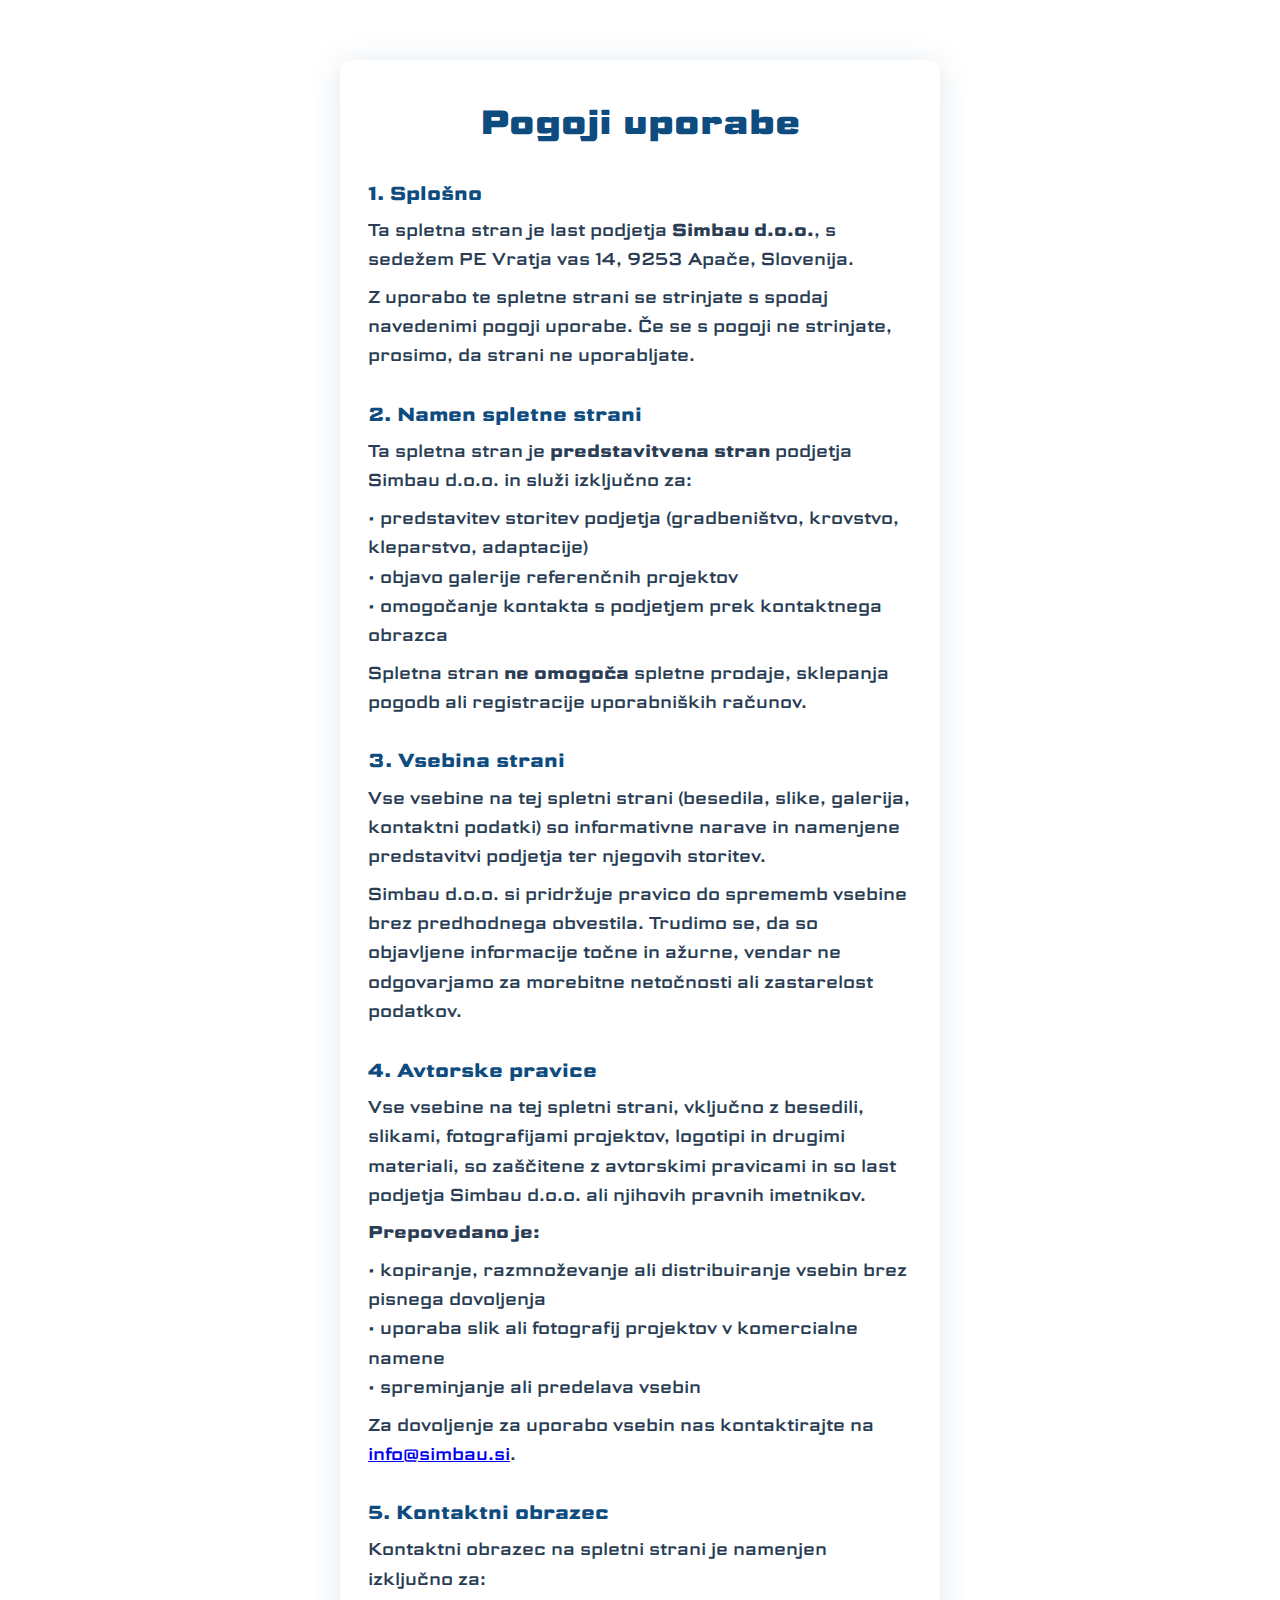
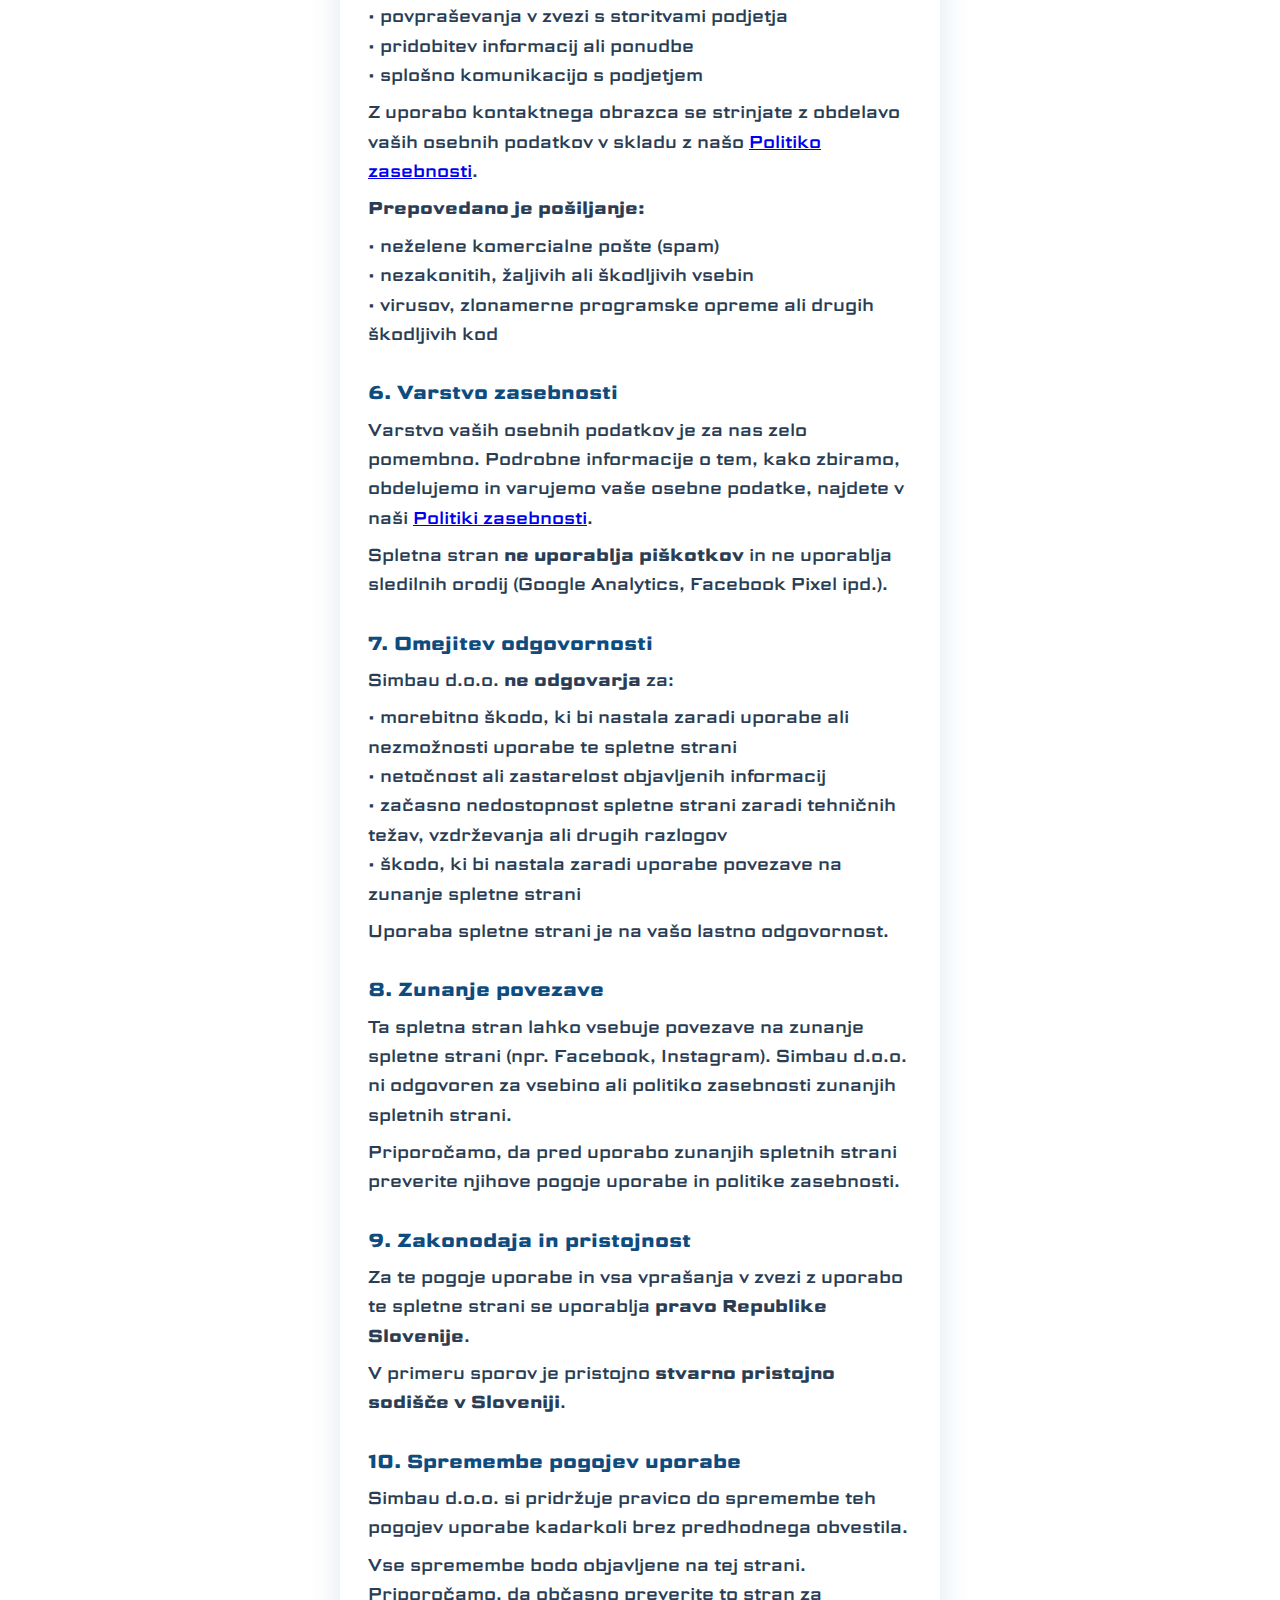
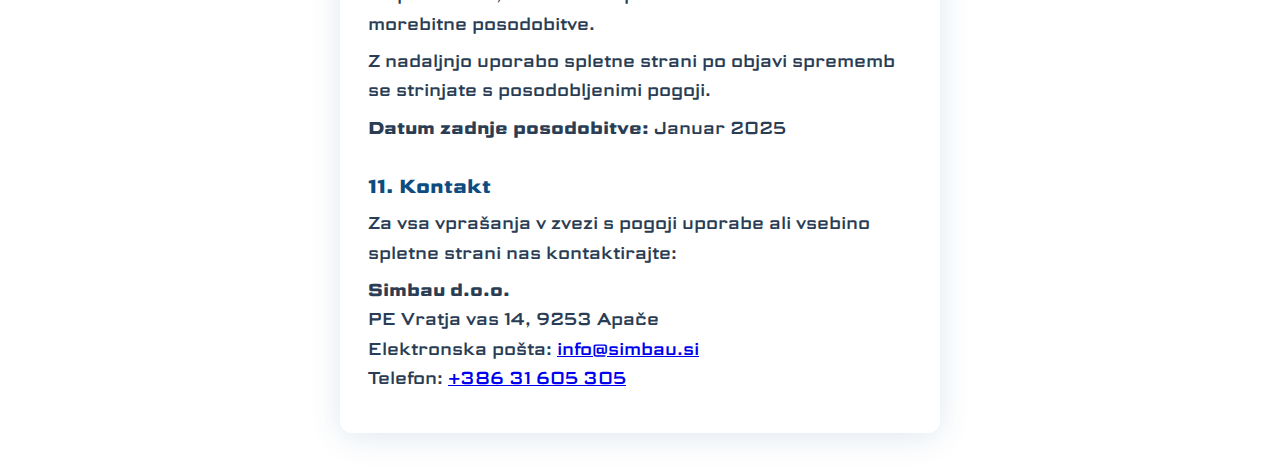
<file: pogoji-uporabe.html>
<!DOCTYPE html>
<html lang="sl">
<head>
    <meta charset="UTF-8">
    <meta name="viewport" content="width=device-width, initial-scale=1.0">
    <title>Pogoji uporabe | SIMBAU</title>
    <link rel="stylesheet" href="common.css">
    <link rel="stylesheet" href="index.css">
    <script src="mobile-menu.js"></script>
</head>
<body>
    <div id="menu-placeholder"></div>
    <style>
    .nav-bar, .nav-bar * {
        font-family: 'Science Gothic', Georgia, serif !important;
        font-weight: 600;
        letter-spacing: 0.5px;
    }
    </style>
    <main class="legal-main">
        <h1>Pogoji uporabe</h1>
        
        <section>
            <h2>1. Splošno</h2>
            <p>Ta spletna stran je last podjetja <strong>Simbau d.o.o.</strong>, s sedežem PE Vratja vas 14, 9253 Apače, Slovenija.</p>
            <p>Z uporabo te spletne strani se strinjate s spodaj navedenimi pogoji uporabe. Če se s pogoji ne strinjate, prosimo, da strani ne uporabljate.</p>
        </section>

        <section>
            <h2>2. Namen spletne strani</h2>
            <p>Ta spletna stran je <strong>predstavitvena stran</strong> podjetja Simbau d.o.o. in služi izključno za:</p>
            <p>• predstavitev storitev podjetja (gradbeništvo, krovstvo, kleparstvo, adaptacije)<br>
            • objavo galerije referenčnih projektov<br>
            • omogočanje kontakta s podjetjem prek kontaktnega obrazca</p>
            <p>Spletna stran <strong>ne omogoča</strong> spletne prodaje, sklepanja pogodb ali registracije uporabniških računov.</p>
        </section>

        <section>
            <h2>3. Vsebina strani</h2>
            <p>Vse vsebine na tej spletni strani (besedila, slike, galerija, kontaktni podatki) so informativne narave in namenjene predstavitvi podjetja ter njegovih storitev.</p>
            <p>Simbau d.o.o. si pridržuje pravico do sprememb vsebine brez predhodnega obvestila. Trudimo se, da so objavljene informacije točne in ažurne, vendar ne odgovarjamo za morebitne netočnosti ali zastarelost podatkov.</p>
        </section>

        <section>
            <h2>4. Avtorske pravice</h2>
            <p>Vse vsebine na tej spletni strani, vključno z besedili, slikami, fotografijami projektov, logotipi in drugimi materiali, so zaščitene z avtorskimi pravicami in so last podjetja Simbau d.o.o. ali njihovih pravnih imetnikov.</p>
            <p><strong>Prepovedano je:</strong></p>
            <p>• kopiranje, razmnoževanje ali distribuiranje vsebin brez pisnega dovoljenja<br>
            • uporaba slik ali fotografij projektov v komercialne namene<br>
            • spreminjanje ali predelava vsebin</p>
            <p>Za dovoljenje za uporabo vsebin nas kontaktirajte na <a href="mailto:info@simbau.si">info@simbau.si</a>.</p>
        </section>

        <section>
            <h2>5. Kontaktni obrazec</h2>
            <p>Kontaktni obrazec na spletni strani je namenjen izključno za:</p>
            <p>• povpraševanja v zvezi s storitvami podjetja<br>
            • pridobitev informacij ali ponudbe<br>
            • splošno komunikacijo s podjetjem</p>
            <p>Z uporabo kontaktnega obrazca se strinjate z obdelavo vaših osebnih podatkov v skladu z našo <a href="politika-zasebnosti.html">Politiko zasebnosti</a>.</p>
            <p><strong>Prepovedano je pošiljanje:</strong></p>
            <p>• neželene komercialne pošte (spam)<br>
            • nezakonitih, žaljivih ali škodljivih vsebin<br>
            • virusov, zlonamerne programske opreme ali drugih škodljivih kod</p>
        </section>

        <section>
            <h2>6. Varstvo zasebnosti</h2>
            <p>Varstvo vaših osebnih podatkov je za nas zelo pomembno. Podrobne informacije o tem, kako zbiramo, obdelujemo in varujemo vaše osebne podatke, najdete v naši <a href="politika-zasebnosti.html">Politiki zasebnosti</a>.</p>
            <p>Spletna stran <strong>ne uporablja piškotkov</strong> in ne uporablja sledilnih orodij (Google Analytics, Facebook Pixel ipd.).</p>
        </section>

        <section>
            <h2>7. Omejitev odgovornosti</h2>
            <p>Simbau d.o.o. <strong>ne odgovarja</strong> za:</p>
            <p>• morebitno škodo, ki bi nastala zaradi uporabe ali nezmožnosti uporabe te spletne strani<br>
            • netočnost ali zastarelost objavljenih informacij<br>
            • začasno nedostopnost spletne strani zaradi tehničnih težav, vzdrževanja ali drugih razlogov<br>
            • škodo, ki bi nastala zaradi uporabe povezave na zunanje spletne strani</p>
            <p>Uporaba spletne strani je na vašo lastno odgovornost.</p>
        </section>

        <section>
            <h2>8. Zunanje povezave</h2>
            <p>Ta spletna stran lahko vsebuje povezave na zunanje spletne strani (npr. Facebook, Instagram). Simbau d.o.o. ni odgovoren za vsebino ali politiko zasebnosti zunanjih spletnih strani.</p>
            <p>Priporočamo, da pred uporabo zunanjih spletnih strani preverite njihove pogoje uporabe in politike zasebnosti.</p>
        </section>

        <section>
            <h2>9. Zakonodaja in pristojnost</h2>
            <p>Za te pogoje uporabe in vsa vprašanja v zvezi z uporabo te spletne strani se uporablja <strong>pravo Republike Slovenije</strong>.</p>
            <p>V primeru sporov je pristojno <strong>stvarno pristojno sodišče v Sloveniji</strong>.</p>
        </section>

        <section>
            <h2>10. Spremembe pogojev uporabe</h2>
            <p>Simbau d.o.o. si pridržuje pravico do spremembe teh pogojev uporabe kadarkoli brez predhodnega obvestila.</p>
            <p>Vse spremembe bodo objavljene na tej strani. Priporočamo, da občasno preverite to stran za morebitne posodobitve.</p>
            <p>Z nadaljnjo uporabo spletne strani po objavi sprememb se strinjate s posodobljenimi pogoji.</p>
            <p><strong>Datum zadnje posodobitve:</strong> Januar 2025</p>
        </section>

        <section>
            <h2>11. Kontakt</h2>
            <p>Za vsa vprašanja v zvezi s pogoji uporabe ali vsebino spletne strani nas kontaktirajte:</p>
            <p><strong>Simbau d.o.o.</strong><br>
            PE Vratja vas 14, 9253 Apače<br>
            Elektronska pošta: <a href="mailto:info@simbau.si">info@simbau.si</a><br>
            Telefon: <a href="tel:+38631605305">+386 31 605 305</a></p>
        </section>
    </main>
    <script src="script.js"></script>
</body>
</html>
</file>
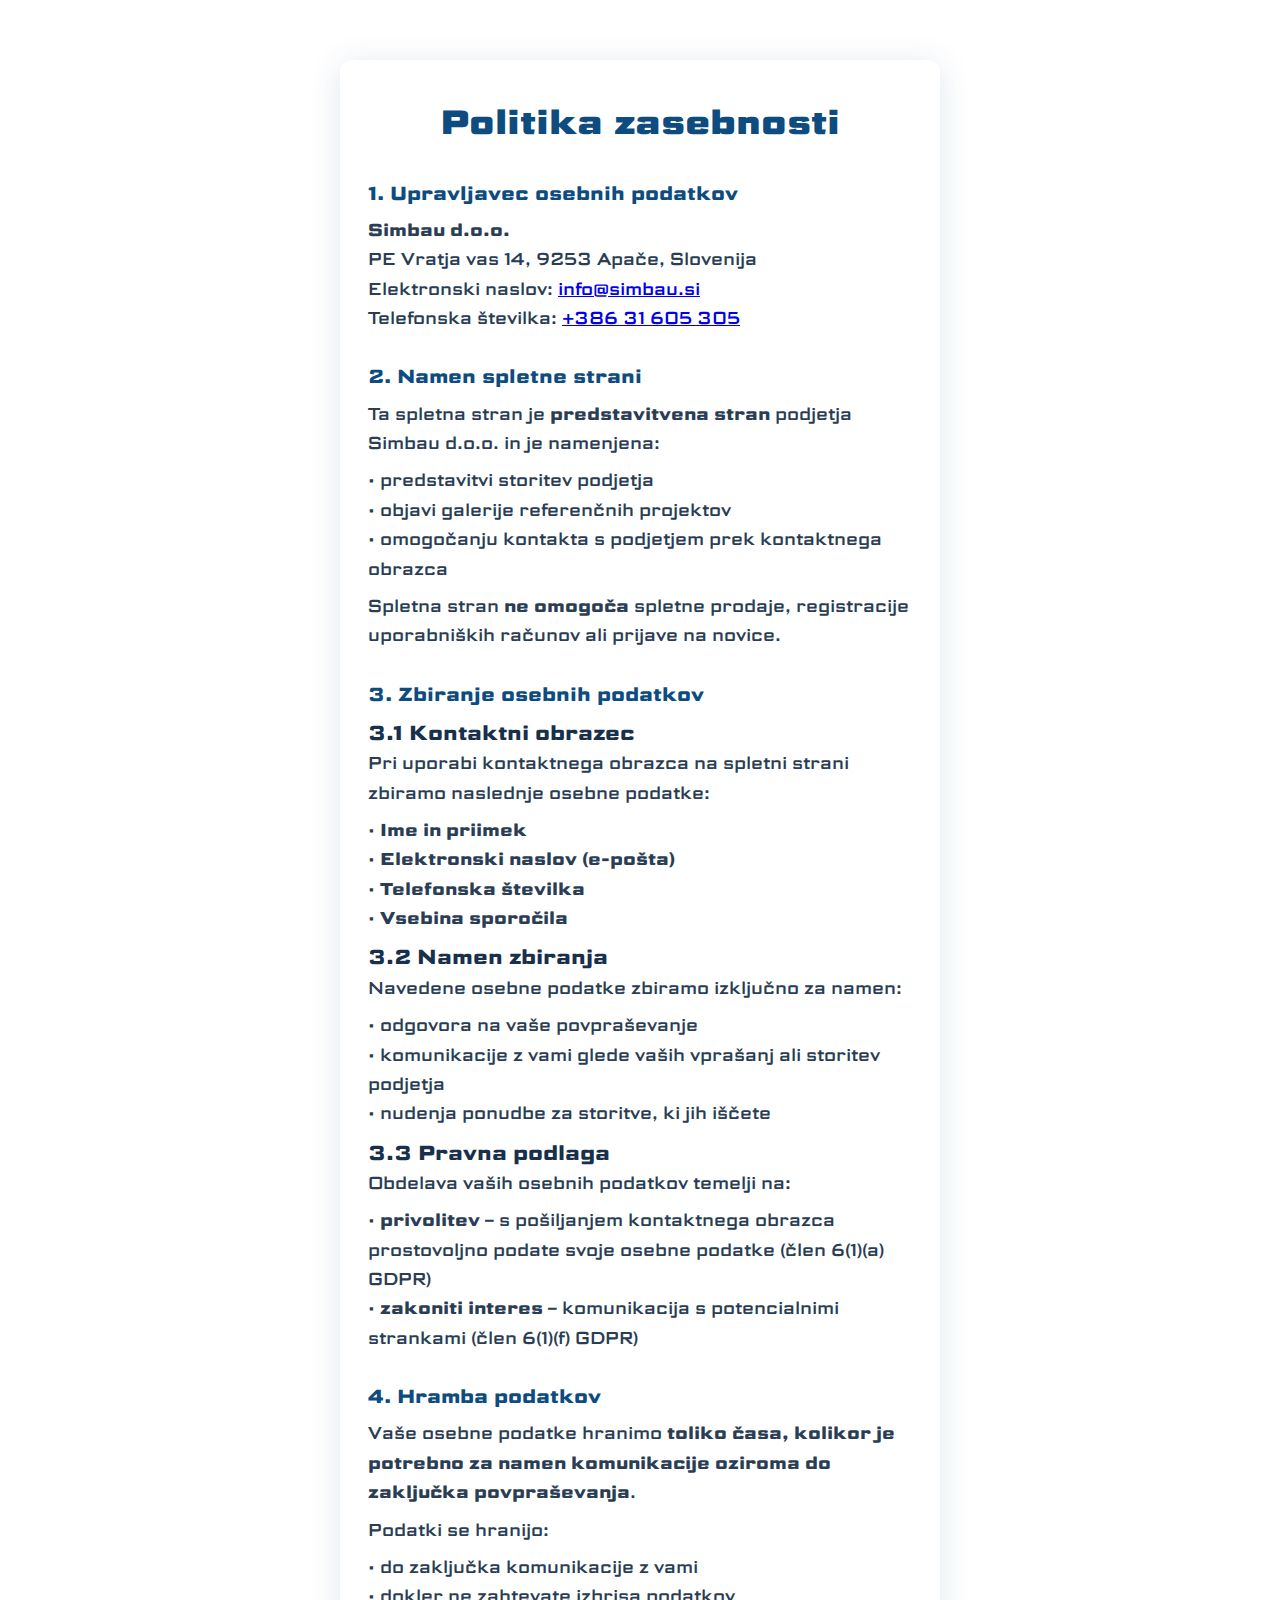
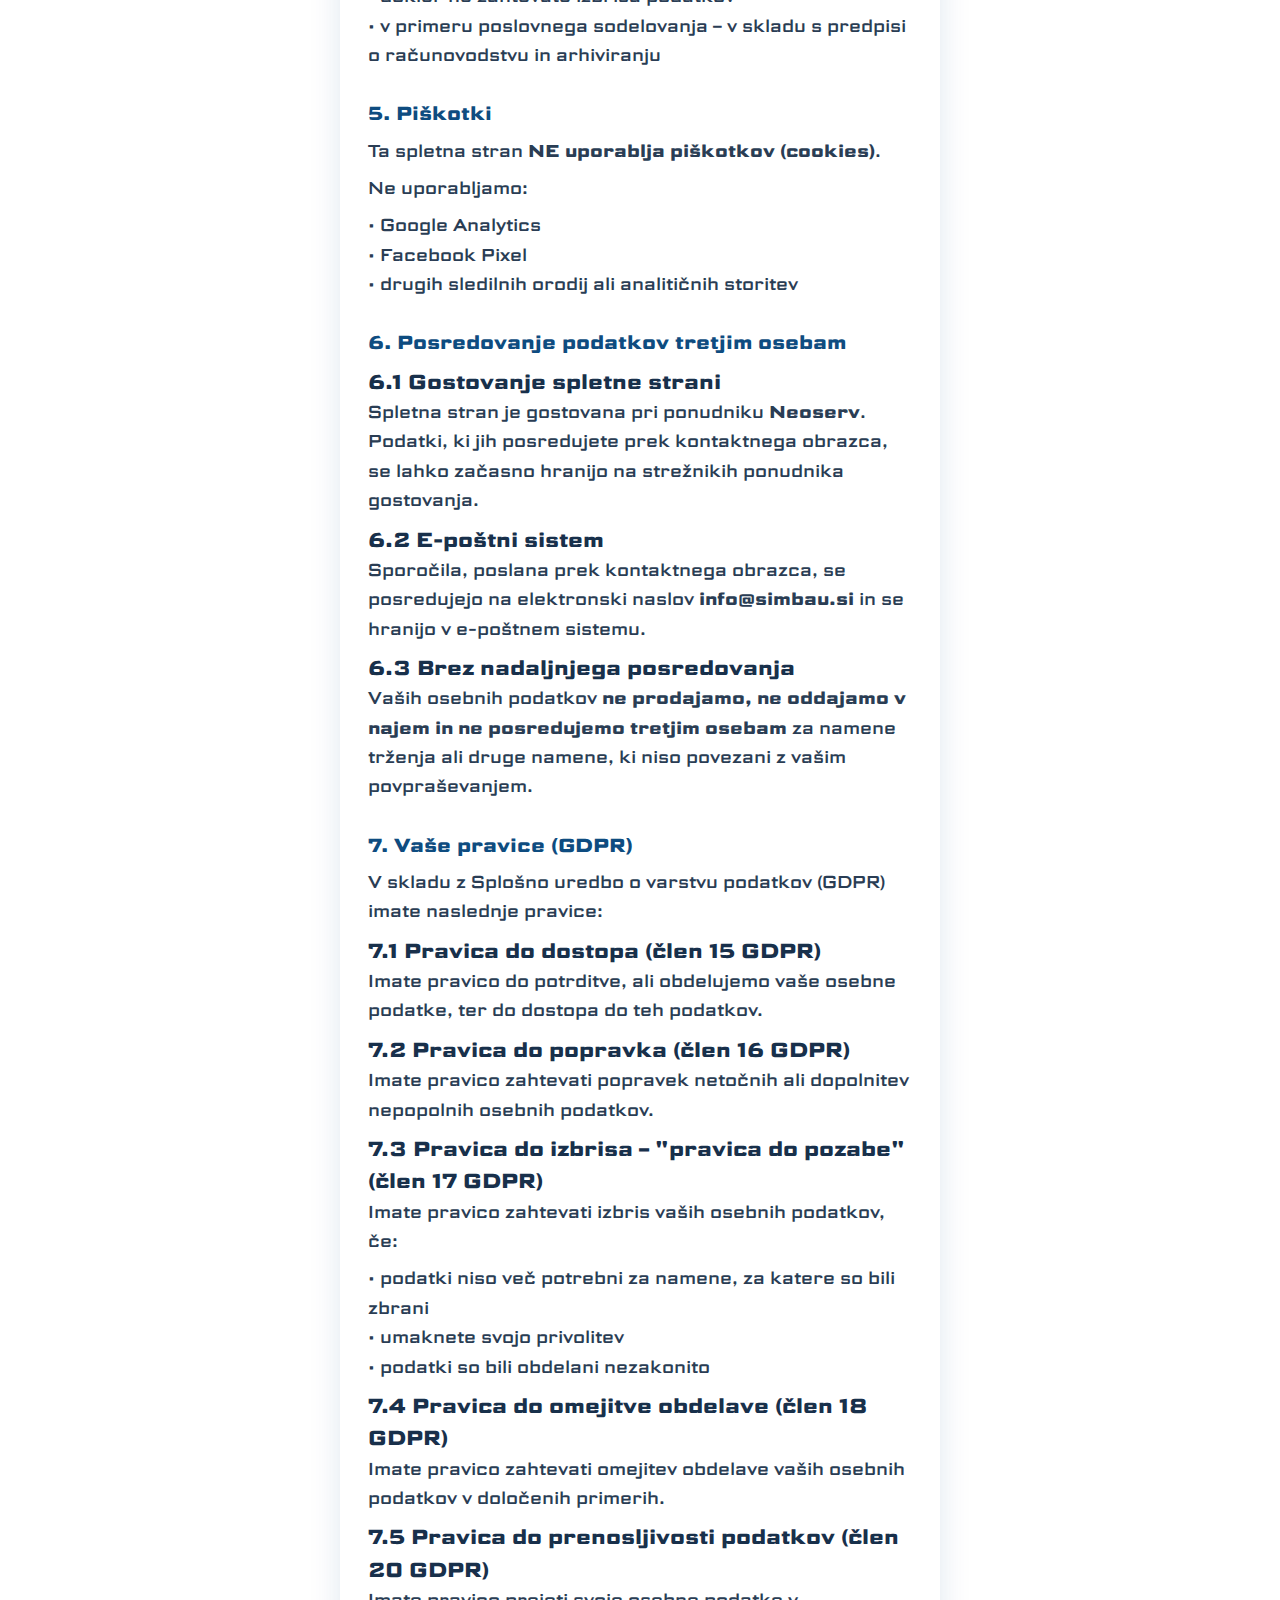
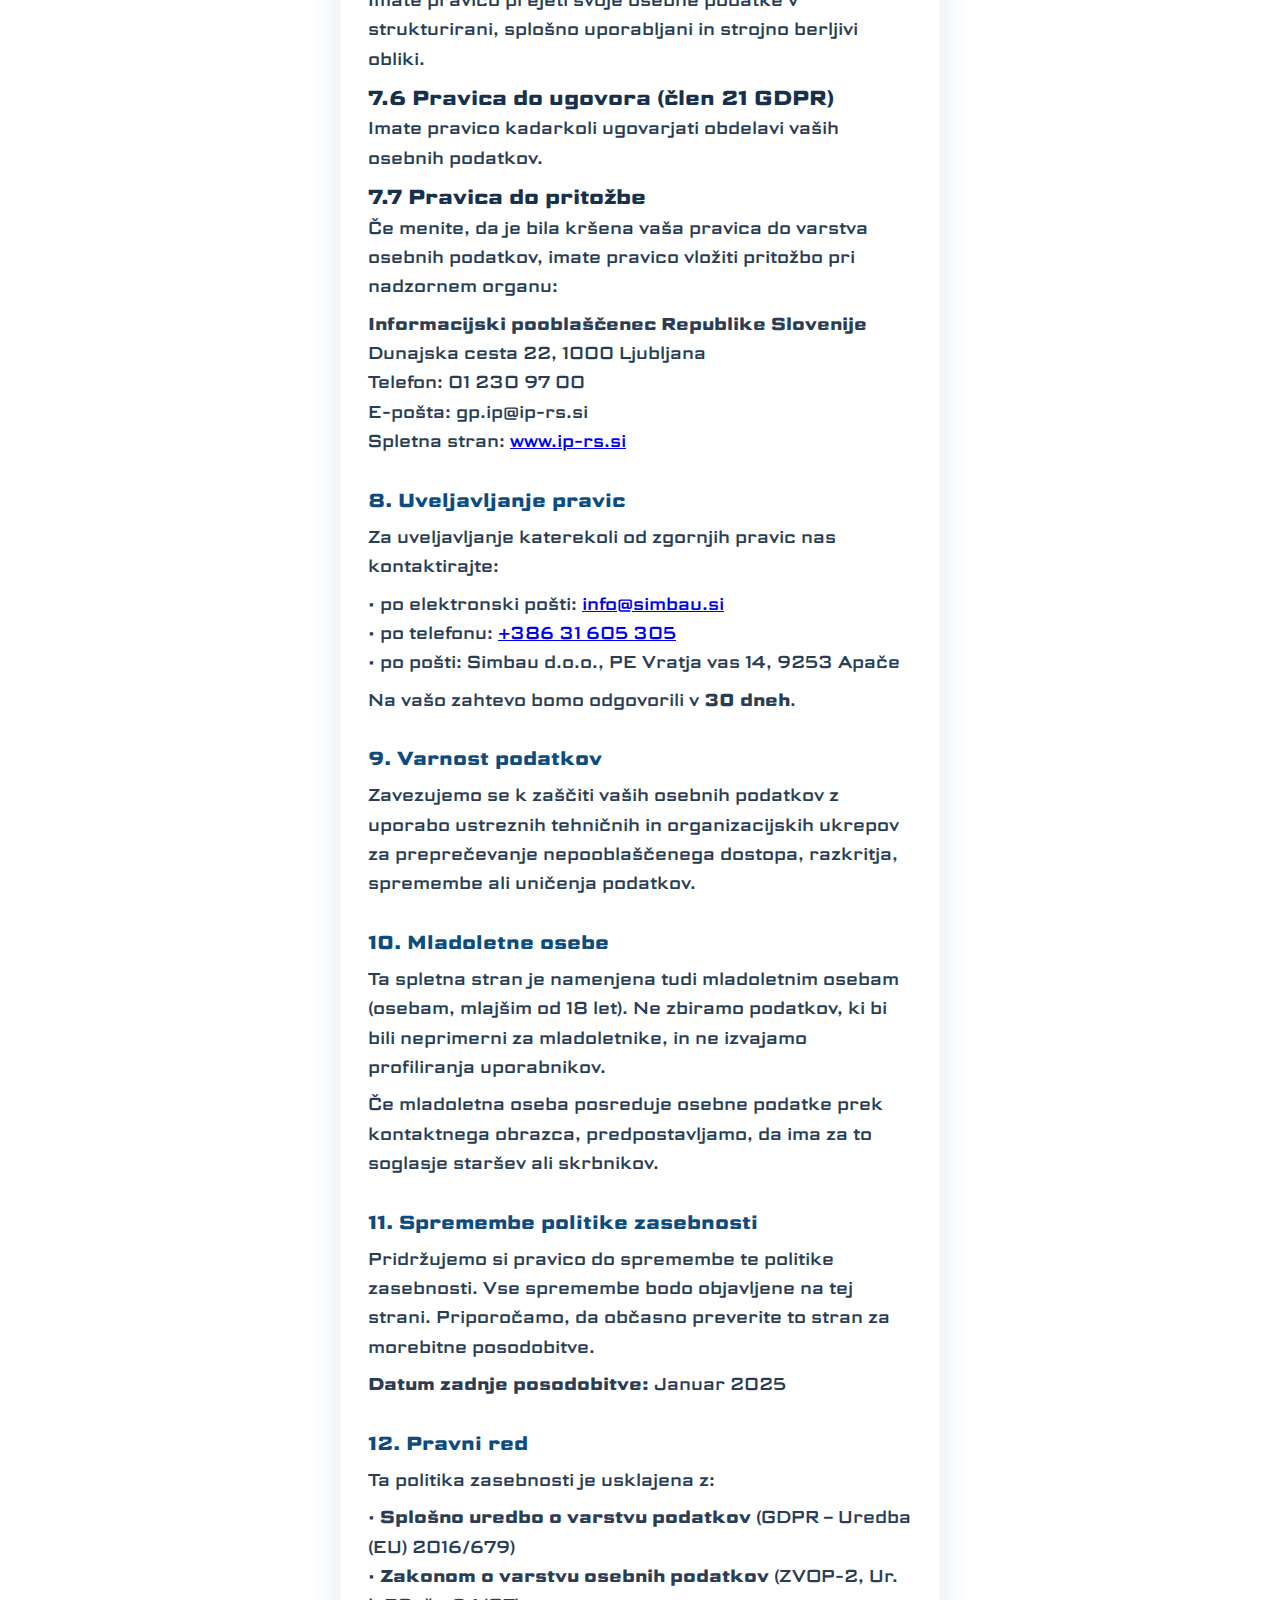
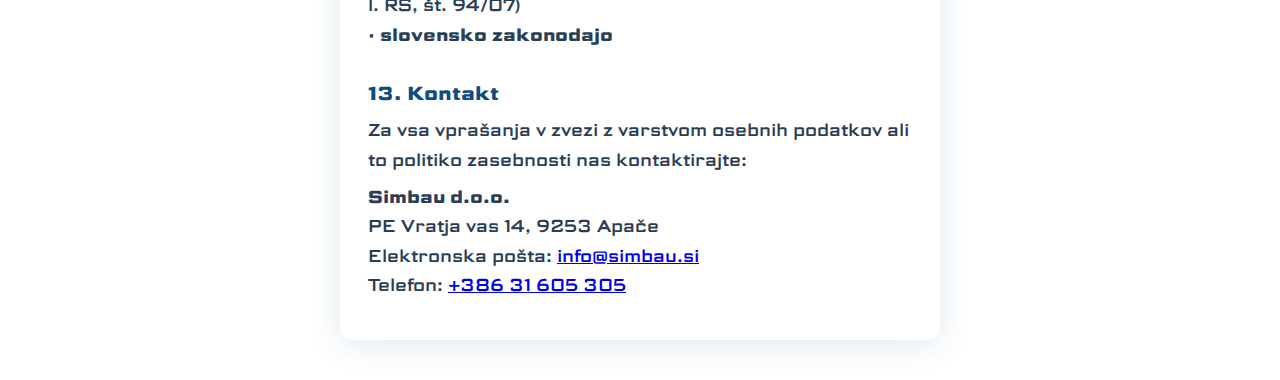
<file: politika-zasebnosti.html>
<!DOCTYPE html>
<html lang="sl">
<head>
    <meta charset="UTF-8">
    <meta name="viewport" content="width=device-width, initial-scale=1.0">
    <title>Politika zasebnosti | SIMBAU</title>
    <link rel="stylesheet" href="common.css">
    <link rel="stylesheet" href="index.css">
    <script src="mobile-menu.js"></script>
</head>
<body>
    <div id="menu-placeholder"></div>
    <style>
    .nav-bar, .nav-bar * {
        font-family: 'Science Gothic', Georgia, serif !important;
        font-weight: 600;
        letter-spacing: 0.5px;
    }
    </style>
    <main class="legal-main">
        <h1>Politika zasebnosti</h1>
        
        <section>
            <h2>1. Upravljavec osebnih podatkov</h2>
            <p><strong>Simbau d.o.o.</strong><br>
            PE Vratja vas 14, 9253 Apače, Slovenija<br>
            Elektronski naslov: <a href="mailto:info@simbau.si">info@simbau.si</a><br>
            Telefonska številka: <a href="tel:+38631605305">+386 31 605 305</a></p>
        </section>

        <section>
            <h2>2. Namen spletne strani</h2>
            <p>Ta spletna stran je <strong>predstavitvena stran</strong> podjetja Simbau d.o.o. in je namenjena:</p>
            <p>• predstavitvi storitev podjetja<br>
            • objavi galerije referenčnih projektov<br>
            • omogočanju kontakta s podjetjem prek kontaktnega obrazca</p>
            <p>Spletna stran <strong>ne omogoča</strong> spletne prodaje, registracije uporabniških računov ali prijave na novice.</p>
        </section>

        <section>
            <h2>3. Zbiranje osebnih podatkov</h2>
            <h3>3.1 Kontaktni obrazec</h3>
            <p>Pri uporabi kontaktnega obrazca na spletni strani zbiramo naslednje osebne podatke:</p>
            <p>• <strong>Ime in priimek</strong><br>
            • <strong>Elektronski naslov (e-pošta)</strong><br>
            • <strong>Telefonska številka</strong><br>
            • <strong>Vsebina sporočila</strong></p>
            
            <h3>3.2 Namen zbiranja</h3>
            <p>Navedene osebne podatke zbiramo izključno za namen:</p>
            <p>• odgovora na vaše povpraševanje<br>
            • komunikacije z vami glede vaših vprašanj ali storitev podjetja<br>
            • nudenja ponudbe za storitve, ki jih iščete</p>
            
            <h3>3.3 Pravna podlaga</h3>
            <p>Obdelava vaših osebnih podatkov temelji na:</p>
            <p>• <strong>privolitev</strong> – s pošiljanjem kontaktnega obrazca prostovoljno podate svoje osebne podatke (člen 6(1)(a) GDPR)<br>
            • <strong>zakoniti interes</strong> – komunikacija s potencialnimi strankami (člen 6(1)(f) GDPR)</p>
        </section>

        <section>
            <h2>4. Hramba podatkov</h2>
            <p>Vaše osebne podatke hranimo <strong>toliko časa, kolikor je potrebno za namen komunikacije oziroma do zaključka povpraševanja</strong>.</p>
            <p>Podatki se hranijo:</p>
            <p>• do zaključka komunikacije z vami<br>
            • dokler ne zahtevate izbrisa podatkov<br>
            • v primeru poslovnega sodelovanja – v skladu s predpisi o računovodstvu in arhiviranju</p>
        </section>

        <section>
            <h2>5. Piškotki</h2>
            <p>Ta spletna stran <strong>NE uporablja piškotkov (cookies)</strong>.</p>
            <p>Ne uporabljamo:</p>
            <p>• Google Analytics<br>
            • Facebook Pixel<br>
            • drugih sledilnih orodij ali analitičnih storitev</p>
        </section>

        <section>
            <h2>6. Posredovanje podatkov tretjim osebam</h2>
            <h3>6.1 Gostovanje spletne strani</h3>
            <p>Spletna stran je gostovana pri ponudniku <strong>Neoserv</strong>. Podatki, ki jih posredujete prek kontaktnega obrazca, se lahko začasno hranijo na strežnikih ponudnika gostovanja.</p>
            
            <h3>6.2 E-poštni sistem</h3>
            <p>Sporočila, poslana prek kontaktnega obrazca, se posredujejo na elektronski naslov <strong>info@simbau.si</strong> in se hranijo v e-poštnem sistemu.</p>
            
            <h3>6.3 Brez nadaljnjega posredovanja</h3>
            <p>Vaših osebnih podatkov <strong>ne prodajamo, ne oddajamo v najem in ne posredujemo tretjim osebam</strong> za namene trženja ali druge namene, ki niso povezani z vašim povpraševanjem.</p>
        </section>

        <section>
            <h2>7. Vaše pravice (GDPR)</h2>
            <p>V skladu z Splošno uredbo o varstvu podatkov (GDPR) imate naslednje pravice:</p>
            
            <h3>7.1 Pravica do dostopa (člen 15 GDPR)</h3>
            <p>Imate pravico do potrditve, ali obdelujemo vaše osebne podatke, ter do dostopa do teh podatkov.</p>
            
            <h3>7.2 Pravica do popravka (člen 16 GDPR)</h3>
            <p>Imate pravico zahtevati popravek netočnih ali dopolnitev nepopolnih osebnih podatkov.</p>
            
            <h3>7.3 Pravica do izbrisa – "pravica do pozabe" (člen 17 GDPR)</h3>
            <p>Imate pravico zahtevati izbris vaših osebnih podatkov, če:</p>
            <p>• podatki niso več potrebni za namene, za katere so bili zbrani<br>
            • umaknete svojo privolitev<br>
            • podatki so bili obdelani nezakonito</p>
            
            <h3>7.4 Pravica do omejitve obdelave (člen 18 GDPR)</h3>
            <p>Imate pravico zahtevati omejitev obdelave vaših osebnih podatkov v določenih primerih.</p>
            
            <h3>7.5 Pravica do prenosljivosti podatkov (člen 20 GDPR)</h3>
            <p>Imate pravico prejeti svoje osebne podatke v strukturirani, splošno uporabljani in strojno berljivi obliki.</p>
            
            <h3>7.6 Pravica do ugovora (člen 21 GDPR)</h3>
            <p>Imate pravico kadarkoli ugovarjati obdelavi vaših osebnih podatkov.</p>
            
            <h3>7.7 Pravica do pritožbe</h3>
            <p>Če menite, da je bila kršena vaša pravica do varstva osebnih podatkov, imate pravico vložiti pritožbo pri nadzornem organu:</p>
            <p><strong>Informacijski pooblaščenec Republike Slovenije</strong><br>
            Dunajska cesta 22, 1000 Ljubljana<br>
            Telefon: 01 230 97 00<br>
            E-pošta: gp.ip@ip-rs.si<br>
            Spletna stran: <a href="https://www.ip-rs.si" target="_blank">www.ip-rs.si</a></p>
        </section>

        <section>
            <h2>8. Uveljavljanje pravic</h2>
            <p>Za uveljavljanje katerekoli od zgornjih pravic nas kontaktirajte:</p>
            <p>• po elektronski pošti: <a href="mailto:info@simbau.si">info@simbau.si</a><br>
            • po telefonu: <a href="tel:+38631605305">+386 31 605 305</a><br>
            • po pošti: Simbau d.o.o., PE Vratja vas 14, 9253 Apače</p>
            <p>Na vašo zahtevo bomo odgovorili v <strong>30 dneh</strong>.</p>
        </section>

        <section>
            <h2>9. Varnost podatkov</h2>
            <p>Zavezujemo se k zaščiti vaših osebnih podatkov z uporabo ustreznih tehničnih in organizacijskih ukrepov za preprečevanje nepooblaščenega dostopa, razkritja, spremembe ali uničenja podatkov.</p>
        </section>

        <section>
            <h2>10. Mladoletne osebe</h2>
            <p>Ta spletna stran je namenjena tudi mladoletnim osebam (osebam, mlajšim od 18 let). Ne zbiramo podatkov, ki bi bili neprimerni za mladoletnike, in ne izvajamo profiliranja uporabnikov.</p>
            <p>Če mladoletna oseba posreduje osebne podatke prek kontaktnega obrazca, predpostavljamo, da ima za to soglasje staršev ali skrbnikov.</p>
        </section>

        <section>
            <h2>11. Spremembe politike zasebnosti</h2>
            <p>Pridržujemo si pravico do spremembe te politike zasebnosti. Vse spremembe bodo objavljene na tej strani. Priporočamo, da občasno preverite to stran za morebitne posodobitve.</p>
            <p><strong>Datum zadnje posodobitve:</strong> Januar 2025</p>
        </section>

        <section>
            <h2>12. Pravni red</h2>
            <p>Ta politika zasebnosti je usklajena z:</p>
            <p>• <strong>Splošno uredbo o varstvu podatkov</strong> (GDPR – Uredba (EU) 2016/679)<br>
            • <strong>Zakonom o varstvu osebnih podatkov</strong> (ZVOP-2, Ur. l. RS, št. 94/07)<br>
            • <strong>slovensko zakonodajo</strong></p>
        </section>

        <section>
            <h2>13. Kontakt</h2>
            <p>Za vsa vprašanja v zvezi z varstvom osebnih podatkov ali to politiko zasebnosti nas kontaktirajte:</p>
            <p><strong>Simbau d.o.o.</strong><br>
            PE Vratja vas 14, 9253 Apače<br>
            Elektronska pošta: <a href="mailto:info@simbau.si">info@simbau.si</a><br>
            Telefon: <a href="tel:+38631605305">+386 31 605 305</a></p>
        </section>
    </main>
    <script src="script.js"></script>
</body>
</html>
</file>
<file: common.css>
@import url('https://fonts.googleapis.com/css2?family=Science+Gothic:wght@100..900&display=swap');

/* =============================
   CSS VARIABLES
   ============================= */
:root {
    --color-primary: #0e4c80;
    --color-primary-light: #2c5aa0;
    --color-text: #333;
    --color-text-light: #666;
    --color-bg: #fff;
    --color-bg-light: #f8f9fa;
    --shadow-sm: 0 2px 8px rgba(0,0,0,0.08);
    --shadow-md: 0 4px 16px rgba(0,0,0,0.12);
    --shadow-lg: 0 8px 32px rgba(0,0,0,0.16);
    --transition: 0.3s ease;
}

/* =============================
   RESET & BASE
   ============================= */
* {
    margin: 0;
    padding: 0;
    box-sizing: border-box;
}

body {
    font-family: Georgia, 'Times New Roman', serif;
    background: var(--color-bg);
    color: #18304b;
    line-height: 1.6;
    min-height: 100vh;
    display: flex;
    flex-direction: column;
    overflow-x: hidden;
}

/* =============================
   NAVBAR
   ============================= */
.nav-bar {
    position: relative;
    width: 100%;
    display: flex;
    justify-content: space-between;
    align-items: stretch;
    background: var(--color-primary);
    height: 150px;
    box-shadow: 0 4px 12px rgba(0,0,0,0.25);
    z-index: 1000;
}

.nav-left {
    list-style: none;
    display: flex;
    height: 100%;
}

.nav-left li {
    width: 150px;
    height: 150px;
    transition: 0.3s ease;
}

.nav-left li:hover {
    background: rgba(255,255,255,0.15);
}

.nav-left a,
.nav-left button {
    text-decoration: none;
    color: #fff;
    font-size: 18px;
    font-weight: 600;
    font-family: 'Science Gothic', sans-serif;
    text-align: center;
    padding: 0 6px;
    line-height: 1.2;
    width: 100%;
    height: 100%;
    display: flex;
    flex-direction: column;
    justify-content: center;
    align-items: center;
    background: none;
    border: none;
    cursor: pointer;
}

.logo {
    display: flex;
    align-items: center;
    justify-content: center;
    padding: 0 40px;
}

.logo img {
    height: 40px;
    width: auto;
    object-fit: contain;
}

/* =============================
   DROPDOWN MENU
   ============================= */
.dropdown {
    position: relative;
}

.dropdown-menu {
    position: absolute;
    top: 100%;
    left: 0;
    background: #fff;
    list-style: none;
    min-width: 150px;
    opacity: 0;
    visibility: hidden;
    transform: translateY(-10px);
    transition: all 0.3s ease;
    box-shadow: var(--shadow-md);
    z-index: 1001;
}

.dropdown-menu-deckmann {
    width: 150px;
}

.deckmann-link {
    display: flex !important;
    align-items: center;
    justify-content: center;
    padding: 0 !important;
}

.deckmann-link img {
    max-width: 100px;
    max-height: 100px;
    object-fit: contain;
}

.dropdown:hover .dropdown-menu,
.dropdown:focus-within .dropdown-menu {
    opacity: 1;
    visibility: visible;
    transform: translateY(0);
}

.dropdown-menu li {
    width: 100%;
    height: auto;
    transition: 0.3s ease;
}

.dropdown-menu li:hover {
    background: rgba(14,76,128,0.1);
}

.dropdown-menu a {
    padding: 15px 20px;
    font-size: 13px;
    display: block;
    text-align: left;
    color: #303030;
    font-family: 'Science Gothic', sans-serif;
    font-weight: 600;
    transition: color 0.3s ease;
}

.dropdown-menu li:hover a {
    color: var(--color-primary);
}

/* =============================
   HERO SECTION
   ============================= */
.hero-full-gradbenistvo {
    position: relative;
    height: 85vh;
    min-height: 500px;
    display: flex;
    align-items: flex-end;
    overflow: hidden;
}

.hero-bg-image {
    position: absolute;
    top: 0;
    left: 0;
    width: 100%;
    height: 100%;
}

.hero-bg-image img {
    width: 100%;
    height: 100%;
    object-fit: cover;
}

.hero-overlay-gradient {
    position: absolute;
    top: 0;
    left: 0;
    width: 100%;
    height: 100%;
    background: linear-gradient(to top, rgba(0,0,0,0.7) 0%, rgba(0,0,0,0.2) 50%, rgba(0,0,0,0.1) 100%);
}

.hero-content-lower {
    position: relative;
    z-index: 2;
    padding: 60px;
    max-width: 800px;
}

.hero-content-lower h1 {
    font-size: 56px;
    font-weight: 800;
    color: #fff;
    margin-bottom: 20px;
    font-family: 'Science Gothic', sans-serif;
    line-height: 1.1;
}

.hero-content-lower p {
    font-size: 20px;
    color: rgba(255,255,255,0.9);
    margin-bottom: 30px;
    line-height: 1.6;
}

.hero-features-row {
    display: flex;
    gap: 15px;
    flex-wrap: wrap;
}

.feature-pill {
    display: flex;
    align-items: center;
    gap: 10px;
    background: rgba(255,255,255,0.15);
    padding: 12px 24px;
    backdrop-filter: blur(10px);
    border: 1px solid rgba(255,255,255,0.2);
    color: #fff;
}

.feature-pill i {
    font-size: 18px;
}

.feature-pill span {
    font-size: 15px;
    font-weight: 600;
    color: #fff !important;
}

/* =============================
   SERVICE CARDS
   ============================= */
.services-grid {
    display: grid;
    grid-template-columns: repeat(auto-fit, minmax(280px, 1fr));
    gap: 30px;
    max-width: 1400px;
    margin: 80px auto;
    padding: 0 40px;
}

.service-card {
    background: #fff;
    position: relative;
    padding: 40px 30px 70px;
    border: 1px solid #e8e8e8;
    transition: all 0.4s ease;
    overflow: hidden;
}

.service-card:hover {
    transform: translateY(-8px);
    box-shadow: 0 20px 40px rgba(14,76,128,0.15);
}

.service-icon-box {
    width: 70px;
    height: 70px;
    background: linear-gradient(135deg, var(--color-primary) 0%, var(--color-primary-light) 100%);
    display: flex;
    align-items: center;
    justify-content: center;
    margin-bottom: 25px;
}

.service-icon-box i {
    font-size: 28px;
    color: #fff;
}

.service-number {
    font-size: 64px;
    font-weight: 900;
    color: rgba(14,76,128,0.08);
    position: absolute;
    top: 20px;
    right: 20px;
    font-family: 'Science Gothic', sans-serif;
    line-height: 1;
}

.service-card h3 {
    font-size: 22px;
    font-weight: 700;
    color: var(--color-primary);
    margin-bottom: 15px;
    font-family: 'Science Gothic', sans-serif;
}

.service-card p {
    font-size: 15px;
    line-height: 1.7;
    color: var(--color-text-light);
}

.service-blue-stripe {
    position: absolute;
    bottom: 0;
    left: 0;
    width: 100%;
    height: 4px;
    background: linear-gradient(90deg, var(--color-primary) 0%, var(--color-primary-light) 100%);
    transform: scaleX(0);
    transform-origin: left;
    transition: transform 0.4s ease;
}

.service-card:hover .service-blue-stripe {
    transform: scaleX(1);
}

/* =============================
   BLUE OVERLAY SECTION
   ============================= */
.blue-overlay-section {
    position: relative;
    min-height: 500px;
    display: flex;
    align-items: center;
    overflow: hidden;
}

.blue-overlay-image {
    position: absolute;
    top: 0;
    left: 0;
    width: 100%;
    height: 100%;
}

.blue-overlay-image img {
    width: 100%;
    height: 100%;
    object-fit: cover;
}

.blue-overlay-content {
    position: relative;
    z-index: 2;
    padding: 60px;
    width: 100%;
}

.overlay-box {
    background: rgba(14,76,128,0.95);
    padding: 50px;
    max-width: 550px;
    color: #fff;
}

.overlay-box h2 {
    font-size: 36px;
    font-weight: 700;
    margin-bottom: 20px;
    font-family: 'Science Gothic', sans-serif;
}

.overlay-box p {
    font-size: 17px;
    line-height: 1.8;
    opacity: 0.95;
    margin-bottom: 30px;
}

.overlay-features {
    display: flex;
    flex-direction: column;
    gap: 12px;
}

.feature-item {
    display: flex;
    align-items: center;
    gap: 12px;
    font-size: 16px;
}

.feature-item i {
    color: #4db8ff;
    font-size: 18px;
}

/* =============================
   SPLIT SECTION
   ============================= */
.split-blue-section {
    padding: 100px 40px;
    background: var(--color-bg-light);
}

.split-content {
    display: grid;
    grid-template-columns: 1fr 1fr;
    gap: 60px;
    max-width: 1400px;
    margin: 0 auto;
    align-items: center;
}

.blue-accent-line {
    width: 60px;
    height: 4px;
    background: linear-gradient(90deg, var(--color-primary) 0%, var(--color-primary-light) 100%);
    margin-bottom: 30px;
}

.split-text-area h2 {
    font-size: 40px;
    font-weight: 700;
    color: var(--color-primary);
    margin-bottom: 25px;
    font-family: 'Science Gothic', sans-serif;
    line-height: 1.2;
}

.split-text-area p {
    font-size: 17px;
    line-height: 1.8;
    color: #555;
    margin-bottom: 15px;
}

.process-list {
    list-style: none;
    margin-top: 40px;
}

.process-list li {
    display: flex;
    align-items: flex-start;
    gap: 20px;
    margin-bottom: 25px;
}

.process-icon {
    width: 45px;
    height: 45px;
    background: var(--color-primary);
    color: #fff;
    font-size: 18px;
    font-weight: 700;
    display: flex;
    align-items: center;
    justify-content: center;
    flex-shrink: 0;
    font-family: 'Science Gothic', sans-serif;
}

.process-text {
    display: flex;
    flex-direction: column;
    gap: 5px;
}

.process-text strong {
    font-size: 17px;
    color: #333;
}

.process-text span {
    font-size: 14px;
    color: #777;
}

.image-wrapper-blue {
    position: relative;
}

.image-wrapper-blue img {
    width: 100%;
    height: 450px;
    object-fit: cover;
    display: block;
}

.image-blue-corner {
    position: absolute;
    bottom: -20px;
    right: -20px;
    width: 120px;
    height: 120px;
    border: 4px solid var(--color-primary);
    z-index: -1;
}

/* =============================
   CONTACT FORM SECTION
   ============================= */
.contact-form-section {
    padding: 80px 40px;
    background: linear-gradient(135deg, #f8f9fa 0%, #fff 100%);
}

.contact-form-container {
    max-width: 1200px;
    margin: 0 auto;
    display: grid;
    grid-template-columns: 1fr 1.2fr;
    gap: 60px;
    align-items: start;
}

.contact-form-left h2 {
    font-size: 2.5rem;
    font-weight: 700;
    color: var(--color-primary);
    font-family: 'Science Gothic', sans-serif;
    margin-bottom: 20px;
}

.contact-form-subtitle {
    font-size: 1.1rem;
    line-height: 1.7;
    color: var(--color-text-light);
    margin-bottom: 30px;
}

.contact-form-info {
    display: flex;
    flex-direction: column;
    gap: 15px;
}

.contact-info-item {
    display: flex;
    align-items: center;
    gap: 15px;
    font-size: 1rem;
    color: #333;
}

.contact-info-item i {
    width: 24px;
    color: var(--color-primary);
    font-size: 18px;
}

.contact-form-right {
    background: #fff;
    padding: 40px;
    border: 2px solid #e0e0e0;
}

.contact-form {
    display: flex;
    flex-direction: column;
    gap: 20px;
}

.form-group {
    display: flex;
    flex-direction: column;
    gap: 8px;
}

.form-group label {
    font-size: 0.9rem;
    font-weight: 600;
    color: #333;
    font-family: 'Science Gothic', sans-serif;
    text-transform: uppercase;
}

.form-group input,
.form-group textarea {
    padding: 15px;
    font-size: 1rem;
    border: 2px solid #e0e0e0;
    background: #fff;
    color: #333;
    font-family: inherit;
    transition: all 0.3s ease;
    outline: none;
}

.form-group input:focus,
.form-group textarea:focus {
    border-color: var(--color-primary);
    background: #f8f9fa;
}

.form-group textarea {
    resize: vertical;
    min-height: 120px;
}

.form-submit-btn {
    padding: 16px 30px;
    background: var(--color-primary);
    color: #fff;
    border: 2px solid var(--color-primary);
    font-size: 1rem;
    font-weight: 600;
    font-family: 'Science Gothic', sans-serif;
    text-transform: uppercase;
    cursor: pointer;
    transition: all 0.3s ease;
    display: flex;
    align-items: center;
    justify-content: center;
    gap: 12px;
}

.form-submit-btn:hover {
    background: transparent;
    color: var(--color-primary);
}

.form-submit-btn:disabled {
    opacity: 0.6;
    cursor: not-allowed;
}

.form-message {
    padding: 15px;
    text-align: center;
    display: none;
}

.form-message.success {
    display: block;
    background: #d4edda;
    color: #155724;
}

.form-message.error {
    display: block;
    background: #f8d7da;
    color: #721c24;
}

/* =============================
   FOOTER
   ============================= */
.footer-simple {
    background: linear-gradient(135deg, #0a3a5e 0%, var(--color-primary) 50%, var(--color-primary-light) 100%);
    color: #fff;
    padding: 50px 0 30px;
    margin-top: auto;
}

.footer-container {
    max-width: 1400px;
    margin: 0 auto;
    padding: 0 40px;
}

.footer-grid {
    display: grid;
    grid-template-columns: 1.5fr repeat(4, 1fr);
    gap: 40px;
}

.footer-section {
    display: flex;
    flex-direction: column;
    gap: 15px;
}

.footer-section-title {
    font-size: 1.4rem;
    font-weight: 700;
    font-family: 'Science Gothic', sans-serif;
}

.footer-copyright {
    font-size: 0.85rem;
    opacity: 0.7;
}

.footer-heading {
    font-size: 0.9rem;
    font-weight: 600;
    text-transform: uppercase;
    letter-spacing: 1px;
    font-family: 'Science Gothic', sans-serif;
    opacity: 0.8;
}

.footer-nav {
    display: flex;
    flex-direction: column;
    gap: 8px;
}

.footer-nav a {
    color: rgba(255,255,255,0.85);
    text-decoration: none;
    font-size: 0.95rem;
    transition: all 0.3s ease;
}

.footer-nav a:hover {
    color: #fff;
    padding-left: 5px;
}

.footer-contact-info {
    display: flex;
    flex-direction: column;
    gap: 8px;
}

.footer-contact-info a,
.footer-contact-info p {
    color: rgba(255,255,255,0.85);
    text-decoration: none;
    font-size: 0.95rem;
    margin: 0;
}

.footer-social {
    display: flex;
    gap: 12px;
}

.footer-social a {
    width: 40px;
    height: 40px;
    border: 1px solid rgba(255,255,255,0.3);
    display: flex;
    align-items: center;
    justify-content: center;
    color: #fff;
    text-decoration: none;
    transition: all 0.3s ease;
}

.footer-social a:hover {
    background: #fff;
    color: var(--color-primary);
}

/* =============================
   GALLERY
   ============================= */
.gallery-wrapper {
    max-width: 1600px;
    margin: 0 auto;
    padding: 40px;
}

.gallery-filters {
    display: flex;
    gap: 15px;
    margin-bottom: 50px;
    flex-wrap: wrap;
    justify-content: center;
}

.filter-btn {
    padding: 12px 24px;
    border: 2px solid var(--color-primary);
    background: transparent;
    color: var(--color-primary);
    font-size: 14px;
    font-weight: 600;
    cursor: pointer;
    transition: all 0.3s ease;
    text-transform: uppercase;
}

.filter-btn:hover,
.filter-btn.active {
    background: var(--color-primary);
    color: #fff;
}

.gallery-grid {
    display: grid;
    grid-template-columns: repeat(auto-fill, minmax(300px, 1fr));
    gap: 20px;
}

.gallery-item {
    position: relative;
    overflow: hidden;
    cursor: pointer;
    transition: transform 0.3s ease;
}

.gallery-item:hover {
    transform: translateY(-4px);
}

.gallery-item.hidden {
    display: none;
}

.gallery-image-wrapper {
    position: relative;
    width: 100%;
    min-height: 250px;
    overflow: hidden;
    background: #f5f5f5;
}

.gallery-image {
    width: 100%;
    height: 100%;
    object-fit: cover;
    transition: transform 0.5s ease;
}

.gallery-item:hover .gallery-image {
    transform: scale(1.05);
}

.ghost-overlay {
    position: absolute;
    top: 0;
    left: 0;
    right: 0;
    bottom: 0;
    display: flex;
    align-items: center;
    justify-content: center;
    background: rgba(14,76,128,0.92);
    opacity: 0;
    transition: opacity 0.3s ease;
}

.gallery-item:hover .ghost-overlay {
    opacity: 1;
}

.ghost-box {
    border: 3px solid rgba(255,255,255,0.15);
    padding: 30px 50px;
    text-align: center;
}

.ghost-title {
    font-size: 22px;
    font-weight: 700;
    color: #fff;
    text-transform: uppercase;
}

/* Lightbox */
.lightbox {
    position: fixed;
    top: 0;
    left: 0;
    width: 100%;
    height: 100%;
    background: rgba(0,0,0,0.95);
    z-index: 9999;
    display: flex;
    align-items: center;
    justify-content: center;
    opacity: 0;
    transition: opacity 0.3s ease;
}

.lightbox[hidden] {
    display: none;
}

.lightbox.active {
    opacity: 1;
}

.lightbox-close {
    position: absolute;
    top: 20px;
    right: 20px;
    width: 48px;
    height: 48px;
    border: none;
    background: rgba(255,255,255,0.1);
    color: #fff;
    border-radius: 50%;
    cursor: pointer;
    display: flex;
    align-items: center;
    justify-content: center;
    transition: all 0.3s ease;
    z-index: 10;
}

.lightbox-close:hover {
    background: rgba(255,255,255,0.2);
}

.lightbox-nav {
    position: absolute;
    top: 50%;
    transform: translateY(-50%);
    width: 50px;
    height: 50px;
    border: none;
    background: rgba(255,255,255,0.1);
    color: #fff;
    border-radius: 50%;
    cursor: pointer;
    display: flex;
    align-items: center;
    justify-content: center;
    transition: all 0.3s ease;
    z-index: 10;
}

.lightbox-prev {
    left: 20px;
}

.lightbox-next {
    right: 20px;
}

.lightbox-nav:hover {
    background: rgba(255,255,255,0.2);
}

.lightbox-content {
    max-width: 90vw;
    max-height: 90vh;
    display: flex;
    flex-direction: column;
    align-items: center;
    gap: 20px;
}

.lightbox-image {
    max-width: 100%;
    max-height: 75vh;
    object-fit: contain;
}

.lightbox-info {
    text-align: center;
    color: #fff;
}

.lightbox-title {
    font-size: 24px;
    font-weight: 700;
    font-family: 'Science Gothic', sans-serif;
}

/* =============================
   WHY SIMBAU SECTION (Index)
   ============================= */
.why-simbau-section {
    padding: 80px 40px;
    background: #fff;
}

/* =============================
   NAKUP NEPREMIČNIN PAGE
   ============================= */

/* Available Properties Section */
.available-section {
    padding: 80px 40px;
    background: #f8f9fa;
}

.available-header {
    text-align: center;
    max-width: 800px;
    margin: 0 auto 60px;
}

.available-label {
    display: inline-block;
    padding: 8px 20px;
    background: var(--color-primary);
    color: #fff;
    font-size: 13px;
    font-weight: 600;
    text-transform: uppercase;
    letter-spacing: 1.5px;
    margin-bottom: 20px;
}

.available-header h2 {
    font-size: 42px;
    font-family: 'Science Gothic', sans-serif;
    font-weight: 700;
    color: #1a1a1a;
    margin-bottom: 15px;
}

.available-header p {
    font-size: 18px;
    color: #666;
    line-height: 1.6;
}

.available-grid {
    display: grid;
    grid-template-columns: repeat(auto-fit, minmax(320px, 1fr));
    gap: 30px;
    max-width: 1400px;
    margin: 0 auto;
}

.available-card {
    background: #fff;
    border-radius: 8px;
    overflow: hidden;
    box-shadow: 0 2px 10px rgba(0,0,0,0.08);
    transition: all 0.4s ease;
    text-decoration: none;
    display: block;
}

.available-card:hover {
    transform: translateY(-8px);
    box-shadow: 0 8px 25px rgba(0,0,0,0.15);
}

.available-image {
    position: relative;
    height: 280px;
    overflow: hidden;
}

.available-image img {
    width: 100%;
    height: 100%;
    object-fit: cover;
    transition: transform 0.5s ease;
}

.available-card:hover .available-image img {
    transform: scale(1.1);
}

.available-badge {
    position: absolute;
    top: 20px;
    right: 20px;
    background: var(--color-primary);
    color: #fff;
    padding: 8px 18px;
    font-size: 12px;
    font-weight: 700;
    letter-spacing: 1px;
}

.available-content {
    padding: 30px;
}

.available-content h3 {
    font-size: 26px;
    font-family: 'Science Gothic', sans-serif;
    font-weight: 700;
    color: #1a1a1a;
    margin-bottom: 15px;
}

.available-content > p {
    font-size: 15px;
    color: #666;
    line-height: 1.6;
    margin-bottom: 25px;
}

.available-details {
    display: flex;
    gap: 25px;
    margin-bottom: 25px;
    padding-bottom: 20px;
    border-bottom: 1px solid #eee;
}

.detail-item {
    display: flex;
    align-items: center;
    gap: 10px;
    color: #444;
    font-size: 14px;
}

.detail-item i {
    color: var(--color-primary);
    font-size: 18px;
}

.available-link {
    display: flex;
    align-items: center;
    gap: 10px;
    color: var(--color-primary);
    font-size: 15px;
    font-weight: 600;
    transition: gap 0.3s ease;
}

.available-card:hover .available-link {
    gap: 15px;
}

/* Projects Section */
.projects-section {
    padding: 80px 40px;
    background: #fff;
}

.projects-header {
    text-align: center;
    max-width: 700px;
    margin: 0 auto 60px;
}

.projects-header h2 {
    font-size: 42px;
    font-family: 'Science Gothic', sans-serif;
    font-weight: 700;
    color: #1a1a1a;
    margin-bottom: 15px;
}

.projects-header p {
    font-size: 18px;
    color: #666;
}

.projects-grid {
    display: grid;
    grid-template-columns: repeat(auto-fit, minmax(350px, 1fr));
    gap: 30px;
    max-width: 1200px;
    margin: 0 auto;
}

.project-card {
    background: #f8f9fa;
    border-radius: 8px;
    overflow: hidden;
    transition: all 0.3s ease;
}

.project-card:hover {
    transform: translateY(-5px);
    box-shadow: 0 5px 20px rgba(0,0,0,0.1);
}

.project-image {
    position: relative;
    height: 250px;
    overflow: hidden;
}

.project-image img {
    width: 100%;
    height: 100%;
    object-fit: cover;
}

.project-status {
    position: absolute;
    top: 20px;
    left: 20px;
    background: rgba(0,0,0,0.7);
    color: #fff;
    padding: 8px 16px;
    font-size: 11px;
    font-weight: 700;
    letter-spacing: 1px;
}

.project-info {
    padding: 30px;
}

.project-info h3 {
    font-size: 24px;
    font-family: 'Science Gothic', sans-serif;
    font-weight: 700;
    color: #1a1a1a;
    margin-bottom: 12px;
}

.project-info > p {
    font-size: 15px;
    color: #666;
    line-height: 1.6;
    margin-bottom: 20px;
}

.project-meta {
    display: flex;
    gap: 20px;
}

.project-meta span {
    display: flex;
    align-items: center;
    gap: 8px;
    font-size: 14px;
    color: #555;
}

.project-meta i {
    color: var(--color-primary);
}

/* Info Banner */
.info-banner {
    background: linear-gradient(135deg, var(--color-primary) 0%, #0a3d66 100%);
    padding: 60px 40px;
    text-align: center;
}

.info-banner-content {
    max-width: 900px;
    margin: 0 auto;
}

.info-banner-content h2 {
    font-size: 36px;
    font-family: 'Science Gothic', sans-serif;
    font-weight: 700;
    color: #fff;
    margin-bottom: 20px;
}

.info-banner-content p {
    font-size: 17px;
    color: rgba(255,255,255,0.95);
    line-height: 1.7;
    margin-bottom: 15px;
}

.info-banner-content p:last-child {
    margin-bottom: 0;
}

/* =============================
   MOBILE MENU
   ============================= */
.mobile-menu-toggle {
    display: none;
    background: none;
    border: none;
    color: #fff;
    font-size: 28px;
    cursor: pointer;
    padding: 15px;
    z-index: 1002;
}

/* =============================
   RESPONSIVE - TABLET
   ============================= */
@media (max-width: 1024px) {
    .nav-bar {
        height: 80px;
        flex-wrap: wrap;
    }
    
    .nav-left {
        display: none;
        position: absolute;
        top: 80px;
        left: 0;
        width: 100%;
        flex-direction: column;
        background: var(--color-primary);
        box-shadow: var(--shadow-lg);
    }
    
    .nav-left.active {
        display: flex;
    }
    
    .nav-left li {
        width: 100%;
        height: auto;
    }
    
    .nav-left a,
    .nav-left button {
        padding: 15px 20px;
        justify-content: flex-start;
        font-size: 16px;
    }
    
    .mobile-menu-toggle {
        display: block;
    }
    
    .logo {
        padding: 0 20px;
    }
    
    .logo img {
        height: 35px;
    }
    
    .dropdown-menu {
        position: static;
        opacity: 1;
        visibility: visible;
        transform: none;
        box-shadow: none;
        background: rgba(0,0,0,0.1);
        display: none;
    }
    
    .dropdown.active .dropdown-menu {
        display: block;
    }
    
    .dropdown-menu a {
        color: #fff;
        padding: 12px 30px;
    }
    
    .hero-content-lower {
        padding: 40px;
    }
    
    .hero-content-lower h1 {
        font-size: 42px;
    }
    
    .services-grid {
        padding: 0 30px;
        margin: 60px auto;
    }
    
    .split-content {
        grid-template-columns: 1fr;
        gap: 40px;
    }
    
    .blue-overlay-content {
        padding: 40px;
    }
    
    .contact-form-container {
        grid-template-columns: 1fr;
        gap: 40px;
    }
    
    .footer-grid {
        grid-template-columns: repeat(2, 1fr);
        gap: 30px;
    }
    
    .footer-section:first-child {
        grid-column: 1 / -1;
    }
    
    .available-section,
    .projects-section {
        padding: 60px 30px;
    }
    
    .available-header h2,
    .projects-header h2 {
        font-size: 36px;
    }
    
    .available-grid {
        grid-template-columns: repeat(auto-fit, minmax(280px, 1fr));
        gap: 25px;
    }
    
    .projects-grid {
        grid-template-columns: 1fr;
        max-width: 600px;
    }
    
    .info-banner {
        padding: 50px 30px;
    }
    
    .info-banner-content h2 {
        font-size: 32px;
    }
}

/* =============================
   RESPONSIVE - MOBILE
   ============================= */
@media (max-width: 768px) {
    .hero-full-gradbenistvo {
        height: 70vh;
        min-height: 450px;
    }
    
    .hero-content-lower {
        padding: 25px;
    }
    
    .hero-content-lower h1 {
        font-size: 32px;
    }
    
    .hero-content-lower p {
        font-size: 16px;
        margin-bottom: 20px;
    }
    
    .hero-features-row {
        gap: 10px;
    }
    
    .feature-pill {
        padding: 10px 16px;
        font-size: 13px;
    }
    
    .feature-pill span {
        font-size: 13px;
    }
    
    .services-grid {
        padding: 0 20px;
        gap: 20px;
        margin: 40px auto;
    }
    
    .service-card {
        padding: 30px 20px 60px;
    }
    
    .service-number {
        font-size: 48px;
    }
    
    .service-card h3 {
        font-size: 20px;
    }
    
    .blue-overlay-section {
        min-height: auto;
    }
    
    .blue-overlay-content {
        padding: 30px 20px;
    }
    
    .overlay-box {
        padding: 30px 25px;
        max-width: 100%;
    }
    
    .overlay-box h2 {
        font-size: 28px;
    }
    
    .split-blue-section {
        padding: 60px 20px;
    }
    
    .split-text-area h2 {
        font-size: 30px;
    }
    
    .image-wrapper-blue img {
        height: 300px;
    }
    
    .image-blue-corner {
        display: none;
    }
    
    .contact-form-section {
        padding: 50px 20px;
    }
    
    .contact-form-left h2 {
        font-size: 1.8rem;
    }
    
    .contact-form-right {
        padding: 30px 20px;
    }
    
    .footer-container {
        padding: 0 20px;
    }
    
    .footer-grid {
        grid-template-columns: 1fr;
        gap: 25px;
        text-align: center;
    }
    
    .footer-section {
        align-items: center;
    }
    
    .footer-social {
        justify-content: center;
    }
    
    .gallery-wrapper {
        padding: 20px;
    }
    
    .gallery-grid {
        grid-template-columns: 1fr;
    }
    
    .gallery-filters {
        gap: 10px;
    }
    
    .filter-btn {
        padding: 10px 18px;
        font-size: 13px;
    }
    
    .why-simbau-section {
        padding: 50px 20px;
    }
    
    .available-section,
    .projects-section {
        padding: 50px 20px;
    }
    
    .available-header,
    .projects-header {
        margin-bottom: 40px;
    }
    
    .available-header h2,
    .projects-header h2 {
        font-size: 30px;
    }
    
    .available-header p,
    .projects-header p {
        font-size: 16px;
    }
    
    .available-grid {
        grid-template-columns: 1fr;
        gap: 20px;
    }
    
    .available-content h3 {
        font-size: 22px;
    }
    
    .available-details {
        flex-direction: column;
        gap: 12px;
    }
    
    .info-banner {
        padding: 40px 20px;
    }
    
    .info-banner-content h2 {
        font-size: 28px;
    }
    
    .info-banner-content p {
        font-size: 16px;
    }
}

/* =============================
   RESPONSIVE - SMALL MOBILE
   ============================= */
@media (max-width: 480px) {
    .nav-bar {
        height: 70px;
    }
    
    .nav-left {
        top: 70px;
    }
    
    .hero-full-gradbenistvo {
        height: 60vh;
        min-height: 400px;
    }
    
    .hero-content-lower h1 {
        font-size: 26px;
    }
    
    .hero-content-lower p {
        font-size: 14px;
    }
    
    .feature-pill {
        padding: 8px 12px;
    }
    
    .feature-pill i {
        font-size: 14px;
    }
    
    .feature-pill span {
        font-size: 12px;
    }
    
    .service-card h3 {
        font-size: 18px;
    }
    
    .overlay-box h2 {
        font-size: 24px;
    }
    
    .split-text-area h2 {
        font-size: 26px;
    }
    
    .contact-form-left h2 {
        font-size: 1.5rem;
    }
    
    .form-submit-btn {
        width: 100%;
    }
    
    .lightbox-nav {
        width: 40px;
        height: 40px;
    }
    
    .lightbox-title {
        font-size: 18px;
    }
    
    .available-header h2,
    .projects-header h2 {
        font-size: 26px;
    }
    
    .available-content h3 {
        font-size: 20px;
    }
    
    .info-banner-content h2 {
        font-size: 24px;
    }
    
    .info-banner-content p {
        font-size: 15px;
    }
}

/* =============================
   ACCESSIBILITY
   ============================= */
@media (prefers-reduced-motion: reduce) {
    *,
    *::before,
    *::after {
        animation-duration: 0.01ms !important;
        transition-duration: 0.01ms !important;
    }
}

.visually-hidden {
    position: absolute;
    width: 1px;
    height: 1px;
    margin: -1px;
    padding: 0;
    overflow: hidden;
    clip: rect(0,0,0,0);
    white-space: nowrap;
    border: 0;
}

/* =============================
   MOBILE ONLY STYLES
   DESKTOP IZGLED OSTANE 100% ENAK
   ============================= */

/* Mobile Menu Toggle Button - SAMO MOBILE */
.mobile-menu-toggle {
    display: none; /* Hidden on desktop by default */
    position: relative;
    width: 50px;
    height: 50px;
    background: transparent;
    border: none;
    color: white;
    font-size: 24px;
    cursor: pointer;
    z-index: 1001;
    align-items: center;
    justify-content: center;
}

/* MOBILE STYLES - MAX 768px */
@media (max-width: 768px) {
    /* Force vertical scroll only - NO HORIZONTAL */
    html, body {
        overflow-x: hidden !important;
        width: 100% !important;
        max-width: 100vw !important;
        position: relative;
    }
    
    /* All containers must fit within viewport */
    * {
        max-width: 100vw;
    }
    
    /* Show hamburger button on mobile */
    .mobile-menu-toggle {
        display: flex;
        flex-shrink: 0;
    }
    
    /* Mobile Navigation */
    .nav-bar {
        position: fixed;
        top: 0;
        left: 0;
        width: 100%;
        height: 70px;
        padding: 0 15px;
        flex-direction: row;
        justify-content: space-between;
        align-items: center;
        z-index: 1000;
    }
    
    /* Logo positioning on mobile - BIGGER */
    .logo {
        padding: 0 10px;
        order: 2;
        flex: 1;
        display: flex;
        justify-content: center;
    }
    
    .logo img {
        height: 55px; /* Večji logo - skoraj zapolni 70px menu */
        width: auto;
        max-width: 150px;
    }
    
    /* Mobile menu toggle positioning */
    .mobile-menu-toggle {
        order: 1;
        flex-shrink: 0;
    }
    
    /* Mobile menu list */
    .nav-left {
        position: fixed;
        top: 70px;
        left: -100%;
        width: 280px;
        max-width: 85vw;
        height: calc(100vh - 70px);
        background: var(--color-primary);
        flex-direction: column;
        padding: 20px 0;
        overflow-y: auto;
        overflow-x: hidden;
        transition: left 0.3s ease;
        box-shadow: 4px 0 10px rgba(0,0,0,0.2);
        z-index: 999;
    }
    
    .nav-left.active {
        left: 0;
    }
    
    /* Mobile menu items */
    .nav-left li {
        width: 100%;
        height: auto;
        border-bottom: 1px solid rgba(255,255,255,0.1);
    }
    
    .nav-left li:last-child {
        border-bottom: none;
    }
    
    .nav-left a,
    .nav-left button {
        padding: 18px 25px;
        font-size: 16px;
        flex-direction: row;
        justify-content: flex-start;
        text-align: left;
        height: auto;
    }
    
    /* Mobile dropdown */
    .dropdown-toggle::after {
        content: '▼';
        font-size: 12px;
        padding-left: 8px;
        transition: transform 0.3s ease;
    }
    
    .dropdown.active .dropdown-toggle::after {
        transform: rotate(180deg);
    }
    
    .dropdown-menu {
        position: static;
        opacity: 1;
        visibility: visible;
        transform: none;
        box-shadow: none;
        background: rgba(0,0,0,0.15);
        display: none;
        padding: 0;
        width: 100%;
    }
    
    .dropdown.active .dropdown-menu {
        display: block;
    }
    
    .dropdown-menu li {
        width: 100%;
        height: auto;
        border-bottom: 1px solid rgba(255,255,255,0.05);
    }
    
    .dropdown-menu li:last-child {
        border-bottom: none;
    }
    
    .dropdown-menu a {
        padding: 15px 25px 15px 40px;
        font-size: 15px;
        color: white;
    }
    
    /* Deckmann logo in mobile menu */
    .dropdown-deckmann .deckmann-link {
        padding: 12px 25px;
    }
    
    .dropdown-deckmann .deckmann-link img {
        max-width: 80px;
        max-height: 35px;
    }
    
    .dropdown-menu-deckmann {
        background: rgba(0,0,0,0.2);
        width: 100%;
    }
    
    /* Main content offset for fixed menu */
    .main-content {
        padding-top: 70px;
        width: 100%;
        max-width: 100vw;
        overflow-x: hidden;
    }
    
    /* Hero sections - mobile adjustments */
    .hero-full-gradbenistvo {
        min-height: 60vh;
        width: 100%;
        max-width: 100vw;
    }
    
    .hero-content-lower {
        padding: 30px 20px;
        width: 100%;
    }
    
    .hero-content-lower h1 {
        font-size: 28px;
    }
    
    .hero-content-lower p {
        font-size: 16px;
    }
    
    .hero-features-row {
        flex-direction: column;
        gap: 12px;
    }
    
    .feature-pill {
        width: 100%;
        max-width: 280px;
    }
    
    /* Sections padding mobile */
    section {
        padding: 40px 20px !important;
        width: 100%;
        max-width: 100vw;
        overflow-x: hidden;
    }
    
    /* Grid adjustments for mobile */
    .grid-container,
    .services-grid,
    .why-grid,
    .gallery-grid {
        grid-template-columns: 1fr !important;
        gap: 20px;
        width: 100%;
    }
    
    /* Typography mobile */
    h1 {
        font-size: 28px !important;
    }
    
    h2 {
        font-size: 24px !important;
    }
    
    h3 {
        font-size: 20px !important;
    }
    
    /* Images responsive */
    img {
        max-width: 100%;
        height: auto;
    }
    
    /* Footer mobile */
    .footer-content {
        flex-direction: column;
        gap: 30px;
    }
    
    /* Cards mobile */
    .card,
    .service-card {
        padding: 20px;
        width: 100%;
        max-width: 100%;
    }
    
    /* Split sections mobile */
    .split-content {
        flex-direction: column;
        gap: 30px;
        width: 100%;
    }
    
    /* Buttons mobile - touch friendly */
    .btn,
    .cta-btn,
    button {
        min-height: 48px;
        padding: 14px 25px;
    }
    
    /* Prevent any element from causing horizontal scroll */
    div, section, article, aside, header, footer, nav {
        max-width: 100vw;
        overflow-x: hidden;
    }
}
</file>
<file: index.css>
/* =============================
   INDEX PAGE SPECIFIC STYLES
   ============================= */

/* Projects Slider */
.projects-slider {
    max-width: 1400px;
    margin: 0 auto;
    position: relative;
}

.slider-header {
    text-align: center;
    margin-bottom: 50px;
}

.slider-header h2 {
    font-size: 2.5rem;
    color: #1a1a1a;
    margin-bottom: 10px;
    font-weight: 700;
    font-family: 'Science Gothic', sans-serif;
}

.slider-header p {
    font-size: 1.1rem;
    color: #666;
}

.grajski-container {
    position: relative;
    overflow: hidden;
}

.projects-wrapper {
    display: flex;
    transition: transform 0.6s cubic-bezier(0.4, 0, 0.2, 1);
}

.project-slide {
    min-width: 100%;
    flex-shrink: 0;
}

.grajski-image-wrapper {
    position: relative;
    z-index: 2;
}

.grajski-image {
    width: 100%;
    height: 400px;
    border-radius: 15px;
    overflow: hidden;
    box-shadow: 0 15px 35px rgba(0, 0, 0, 0.15);
    margin-bottom: 20px;
    display: flex;
    align-items: center;
    justify-content: center;
    background: #f8f9fa;
}

.grajski-image img {
    width: 100%;
    height: 100%;
    object-fit: cover;
    transition: transform 0.4s ease;
}

.grajski-image:hover img {
    transform: scale(1.05);
}

.text-box {
    padding: 20px;
    background: rgba(255,255,255,0.95);
    border-radius: 12px;
    box-shadow: 0 4px 24px rgba(44,90,160,0.08);
    margin-bottom: 20px;
    font-family: 'Science Gothic', sans-serif;
}

.text-box h2 {
    font-size: 2.2rem;
    color: #0e4c80;
    margin-bottom: 18px;
    font-weight: 700;
}

.text-box p {
    font-size: 1.1rem;
    line-height: 1.8;
    color: #444;
    margin-bottom: 10px;
}

.ghost-btn-below {
    width: 100%;
    padding: 15px 30px;
    background: transparent;
    border: 2px solid #2c5aa0;
    color: #2c5aa0;
    font-size: 1.1rem;
    font-weight: 600;
    cursor: pointer;
    border-radius: 8px;
    transition: all 0.3s ease;
    font-family: 'Science Gothic', sans-serif;
    margin-top: 10px;
}

.ghost-btn-below:hover {
    background: #2c5aa0;
    color: white;
    transform: translateY(-2px);
    box-shadow: 0 5px 15px rgba(44, 90, 160, 0.3);
}

/* Legal Pages */
.legal-main {
    max-width: 600px;
    margin: 60px auto 40px;
    background: #fff;
    border-radius: 12px;
    box-shadow: 0 4px 32px rgba(14,76,128,0.13);
    padding: 36px 28px 32px;
    color: #18304b;
    font-size: 1.08rem;
    font-family: 'Science Gothic', sans-serif;
}

.legal-main h1 {
    font-size: 2.1rem;
    color: #0e4c80;
    margin-bottom: 18px;
    font-weight: 800;
    text-align: center;
}

.legal-main h2 {
    font-size: 1.18rem;
    color: #0e4c80;
    margin-top: 28px;
    margin-bottom: 8px;
    font-weight: 700;
}

.legal-main p {
    color: #2a3d54;
    line-height: 1.7;
    margin: 0 0 8px;
}

/* =============================
   RESPONSIVE
   ============================= */
@media (max-width: 900px) {
    .grajski-image {
        height: 300px;
    }
    
    .text-box h2 {
        font-size: 1.8rem;
    }
    
    .text-box p {
        font-size: 1rem;
    }
}

@media (max-width: 700px) {
    .legal-main {
        padding: 18px 5vw;
        margin: 24px 10px;
    }
    
    .legal-main h1 {
        font-size: 1.5rem;
    }
    
    .legal-main h2 {
        font-size: 1.05rem;
    }
    
    .slider-header h2 {
        font-size: 1.8rem;
    }
    
    .grajski-image {
        height: 250px;
        border-radius: 10px;
    }
    
    .text-box {
        padding: 15px;
    }
    
    .text-box h2 {
        font-size: 1.5rem;
    }
    
    .ghost-btn-below {
        padding: 12px 20px;
        font-size: 1rem;
        min-height: 48px; /* Touch friendly */
    }
}

/* MOBILE SPECIFIC - MAX 768px */
@media (max-width: 768px) {
    /* Ensure no horizontal scroll */
    .projects-slider,
    .grajski-container,
    .projects-wrapper {
        max-width: 100%;
        overflow-x: hidden;
    }
    
    .project-slide {
        padding: 0 15px;
    }
    
    .grajski-image {
        width: 100%;
        max-width: 100%;
    }
    
    .grajski-image img {
        max-width: 100%;
        height: auto;
    }
    
    /* Legal pages mobile */
    .legal-main {
        padding: 20px;
        max-width: calc(100% - 40px);
    }
    
    /* Slider controls mobile */
    .slider-controls {
        padding: 0 15px;
    }
    
    /* Touch friendly buttons */
    button,
    .btn,
    .ghost-btn-below {
        min-height: 48px;
        padding: 14px 25px;
    }
}
</file>
